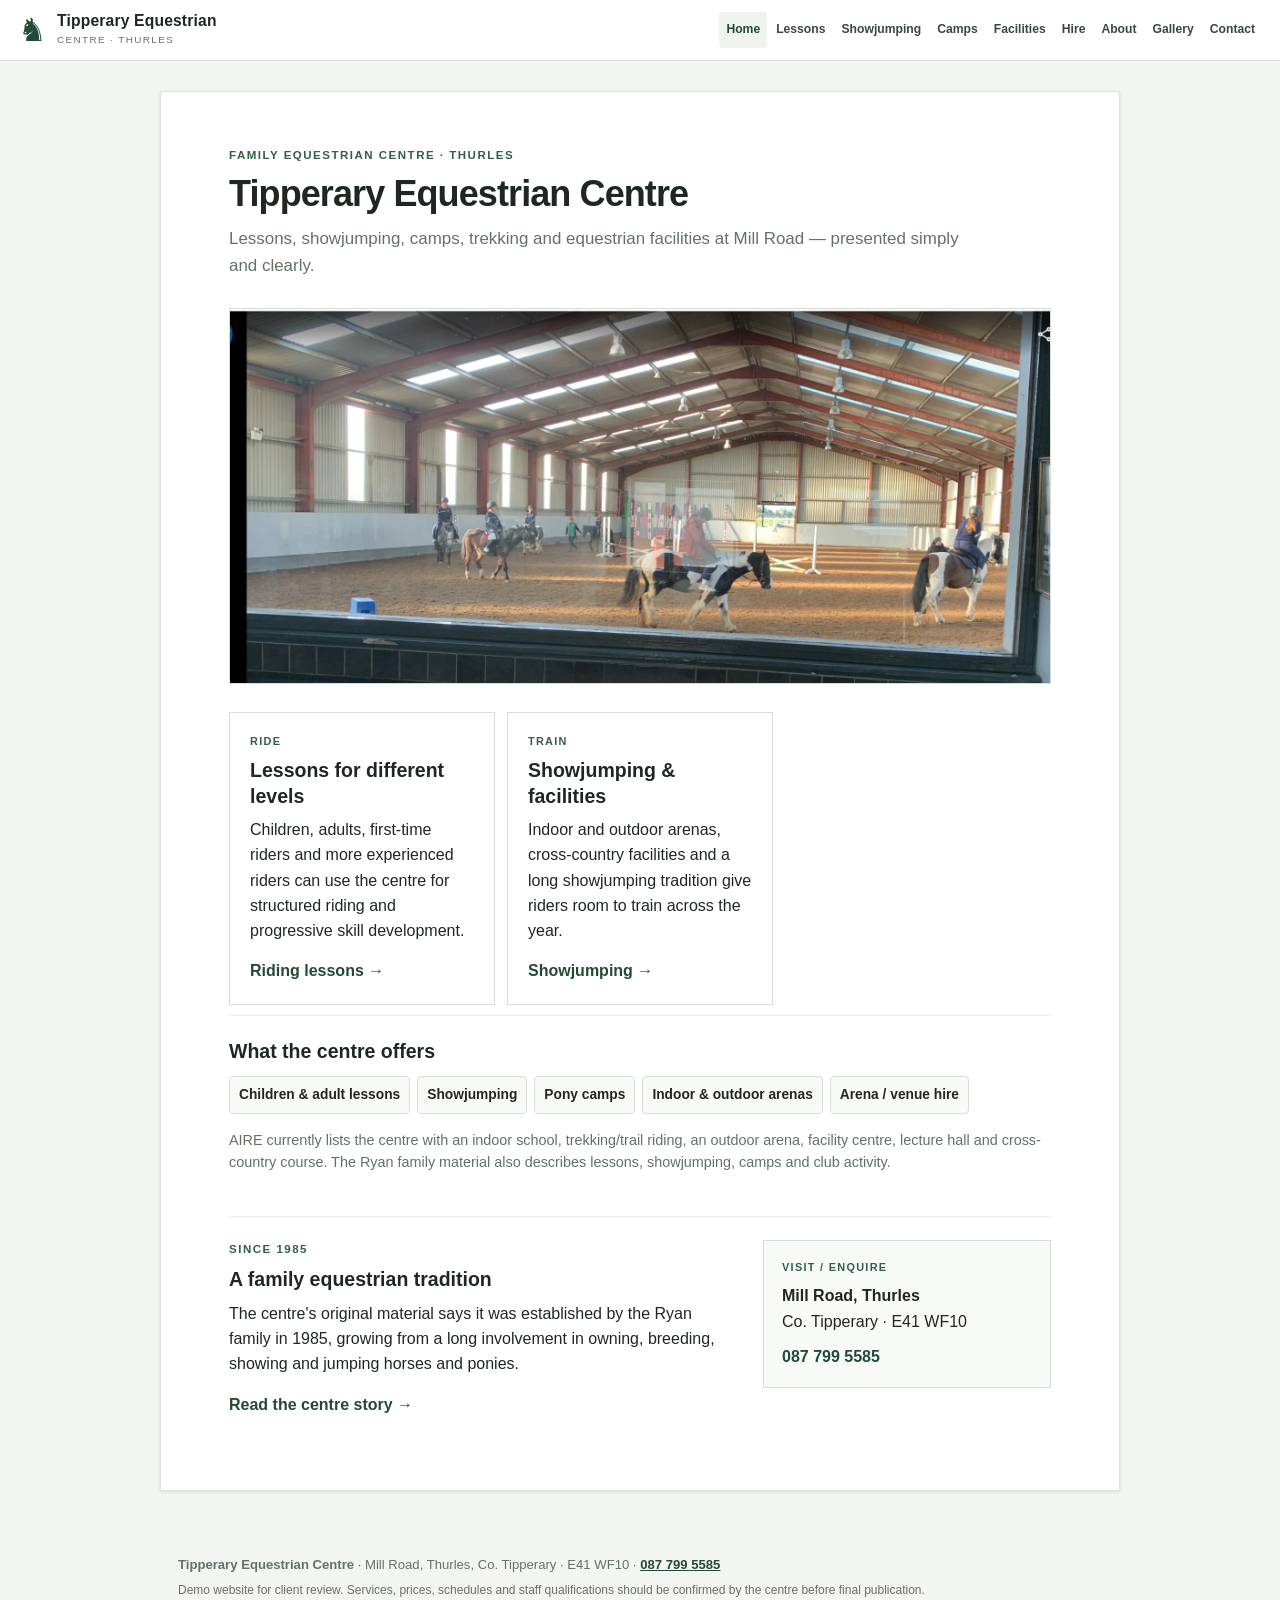
<file: index.html>
<!doctype html>
<html lang="en">
<head>
  <meta charset="utf-8">
  <meta name="viewport" content="width=device-width, initial-scale=1">
  <meta name="description" content="Tipperary Equestrian Centre in Thurles — riding lessons, showjumping, camps, facilities and arena hire.">
  <title>Tipperary Equestrian Centre</title>
  <link rel="stylesheet" href="styles.css?v=8">
  <script defer src="app.js?v=8"></script>
</head>
<body>
<header class="topbar">
  <a class="brand" href="index.html" aria-label="Tipperary Equestrian Centre home"><span class="mark" aria-hidden="true">♞</span><span><strong>Tipperary Equestrian</strong><small>CENTRE · THURLES</small></span></a>
  <button class="menu-button" type="button" aria-expanded="false" aria-controls="main-nav">Menu</button>
  <nav class="topnav" id="main-nav" aria-label="Main navigation">
    <a class="active" href="index.html">Home</a><a href="lessons.html">Lessons</a><a href="showjumping.html">Showjumping</a><a href="camps.html">Camps</a><a href="facilities.html">Facilities</a><a href="arena.html">Hire</a><a href="about.html">About</a><a href="gallery.html">Gallery</a><a href="tel:+353877995585">Contact</a>
  </nav>
</header>
<main class="page-stage"><article class="paper">
  <p class="kicker">FAMILY EQUESTRIAN CENTRE · THURLES</p>
  <h1>Tipperary Equestrian Centre</h1>
  <p class="intro">Lessons, showjumping, camps, trekking and equestrian facilities at Mill Road — presented simply and clearly.</p>
  <figure class="hero-photo"><img src="assets/arena-original.webp" alt="Indoor arena at Tipperary Equestrian Centre during a riding session"></figure>
  <div class="home-grid">
    <section class="card"><span class="eyebrow">Ride</span><h2>Lessons for different levels</h2><p>Children, adults, first-time riders and more experienced riders can use the centre for structured riding and progressive skill development.</p><a class="text-link" href="lessons.html">Riding lessons →</a></section>
    <section class="card"><span class="eyebrow">Train</span><h2>Showjumping & facilities</h2><p>Indoor and outdoor arenas, cross-country facilities and a long showjumping tradition give riders room to train across the year.</p><a class="text-link" href="showjumping.html">Showjumping →</a></section>
  </div>
  <section class="answer-section"><h2>What the centre offers</h2><div class="chips"><a href="lessons.html">Children & adult lessons</a><a href="showjumping.html">Showjumping</a><a href="camps.html">Pony camps</a><a href="facilities.html">Indoor & outdoor arenas</a><a href="arena.html">Arena / venue hire</a></div><p class="muted">AIRE currently lists the centre with an indoor school, trekking/trail riding, an outdoor arena, facility centre, lecture hall and cross-country course. The Ryan family material also describes lessons, showjumping, camps and club activity.</p></section>
  <section class="answer-section two-col"><div><p class="kicker">SINCE 1985</p><h2>A family equestrian tradition</h2><p>The centre's original material says it was established by the Ryan family in 1985, growing from a long involvement in owning, breeding, showing and jumping horses and ponies.</p><a class="text-link" href="about.html">Read the centre story →</a></div><div class="contact-box"><small>VISIT / ENQUIRE</small><strong>Mill Road, Thurles</strong><span>Co. Tipperary · E41 WF10</span><a href="tel:+353877995585">087 799 5585</a></div></section>
</article></main>
<footer class="footer"><div><strong>Tipperary Equestrian Centre</strong> · Mill Road, Thurles, Co. Tipperary · E41 WF10 · <a href="tel:+353877995585">087 799 5585</a></div><div class="footer-note">Demo website for client review. Services, prices, schedules and staff qualifications should be confirmed by the centre before final publication.</div></footer>
</body></html>
</file>
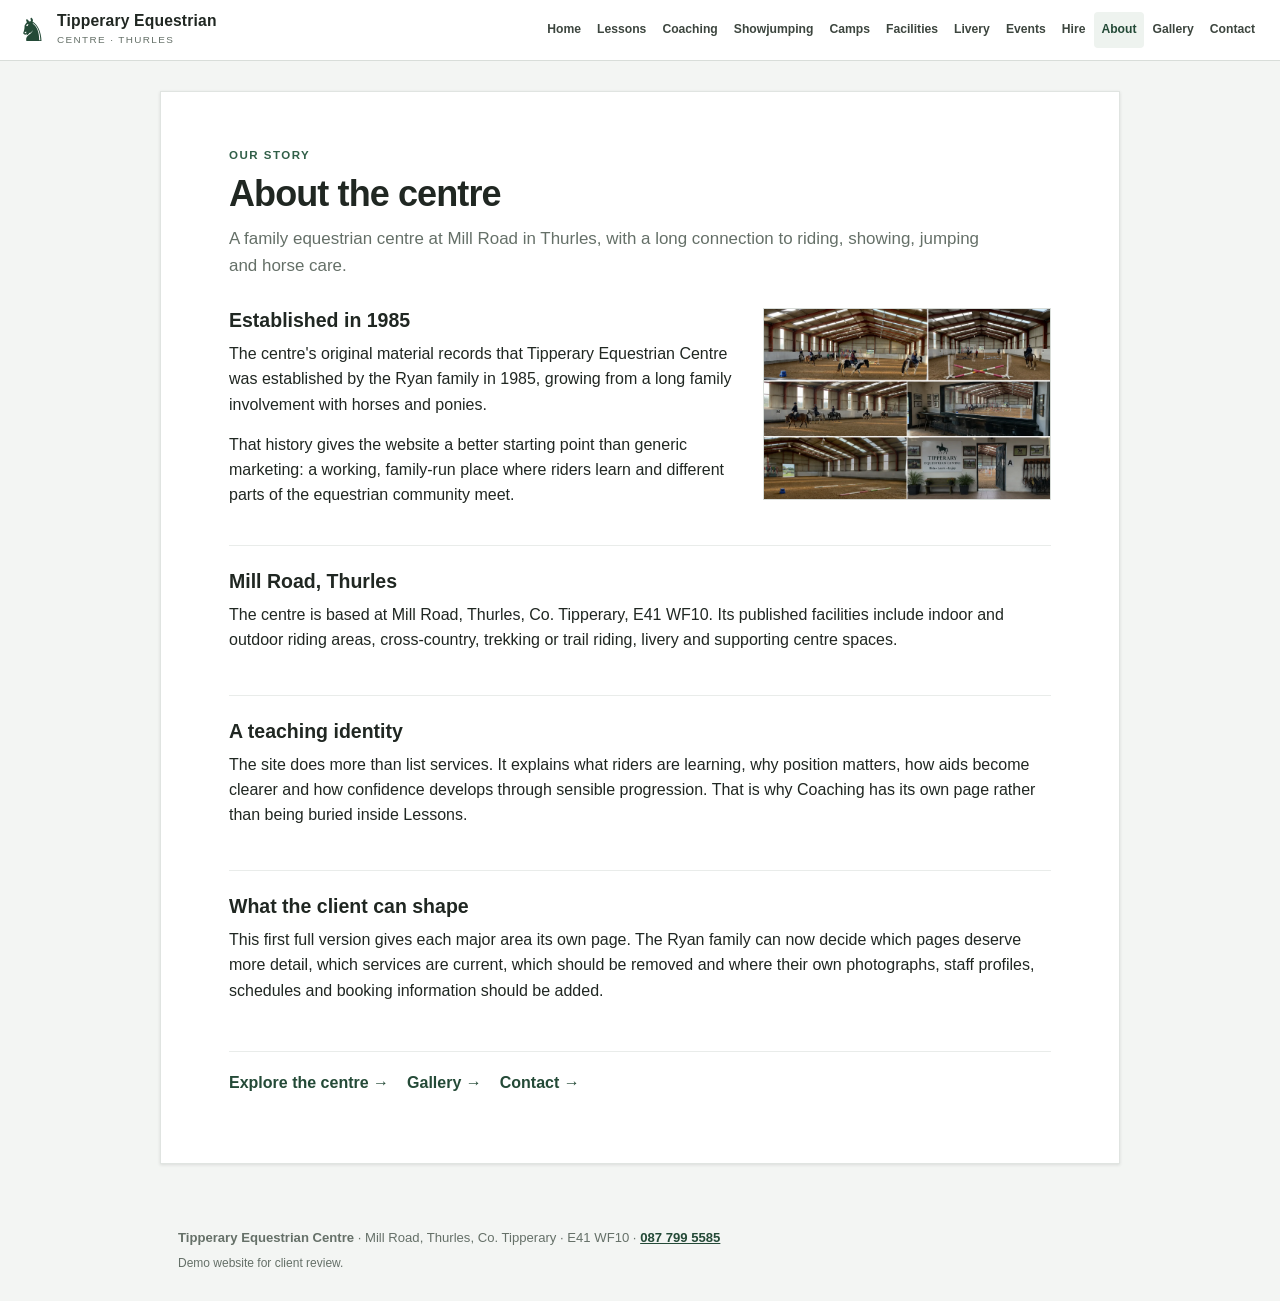
<file: about.html>
<!doctype html><html lang="en"><head><meta charset="utf-8"><meta name="viewport" content="width=device-width,initial-scale=1"><title>About | Tipperary Equestrian Centre</title><link rel="stylesheet" href="styles.css?v=8"><script defer src="app.js?v=8"></script></head><body><header class="topbar"><a class="brand" href="index.html"><span class="mark">♞</span><span><strong>Tipperary Equestrian</strong><small>CENTRE · THURLES</small></span></a><button class="menu-button" type="button" aria-expanded="false" aria-controls="main-nav">Menu</button><nav class="topnav" id="main-nav"><a href="index.html">Home</a><a href="lessons.html">Lessons</a><a href="education.html">Coaching</a><a href="showjumping.html">Showjumping</a><a href="camps.html">Camps</a><a href="facilities.html">Facilities</a><a href="horse-care.html">Livery</a><a href="calendar.html">Events</a><a href="arena.html">Hire</a><a class="active" href="about.html">About</a><a href="gallery.html">Gallery</a><a href="contact.html">Contact</a></nav></header><main class="page-stage"><article class="paper"><p class="kicker">OUR STORY</p><h1>About the centre</h1><p class="intro">A family equestrian centre at Mill Road in Thurles, with a long connection to riding, showing, jumping and horse care.</p><section class="two-col story"><div><h2>Established in 1985</h2><p>The centre's original material records that Tipperary Equestrian Centre was established by the Ryan family in 1985, growing from a long family involvement with horses and ponies.</p><p>That history gives the website a better starting point than generic marketing: a working, family-run place where riders learn and different parts of the equestrian community meet.</p></div><figure class="side-photo"><img src="assets/arena-collage.webp" alt="Views of Tipperary Equestrian Centre"></figure></section><section class="answer-section"><h2>Mill Road, Thurles</h2><p>The centre is based at Mill Road, Thurles, Co. Tipperary, E41 WF10. Its published facilities include indoor and outdoor riding areas, cross-country, trekking or trail riding, livery and supporting centre spaces.</p></section><section class="answer-section"><h2>A teaching identity</h2><p>The site does more than list services. It explains what riders are learning, why position matters, how aids become clearer and how confidence develops through sensible progression. That is why Coaching has its own page rather than being buried inside Lessons.</p></section><section class="answer-section"><h2>What the client can shape</h2><p>This first full version gives each major area its own page. The Ryan family can now decide which pages deserve more detail, which services are current, which should be removed and where their own photographs, staff profiles, schedules and booking information should be added.</p></section><div class="next-links"><a href="facilities.html">Explore the centre →</a><a href="gallery.html">Gallery →</a><a href="contact.html">Contact →</a></div></article></main><footer class="footer"><div><strong>Tipperary Equestrian Centre</strong> · Mill Road, Thurles, Co. Tipperary · E41 WF10 · <a href="tel:+353877995585">087 799 5585</a></div><div class="footer-note">Demo website for client review.</div></footer></body></html>
</file>
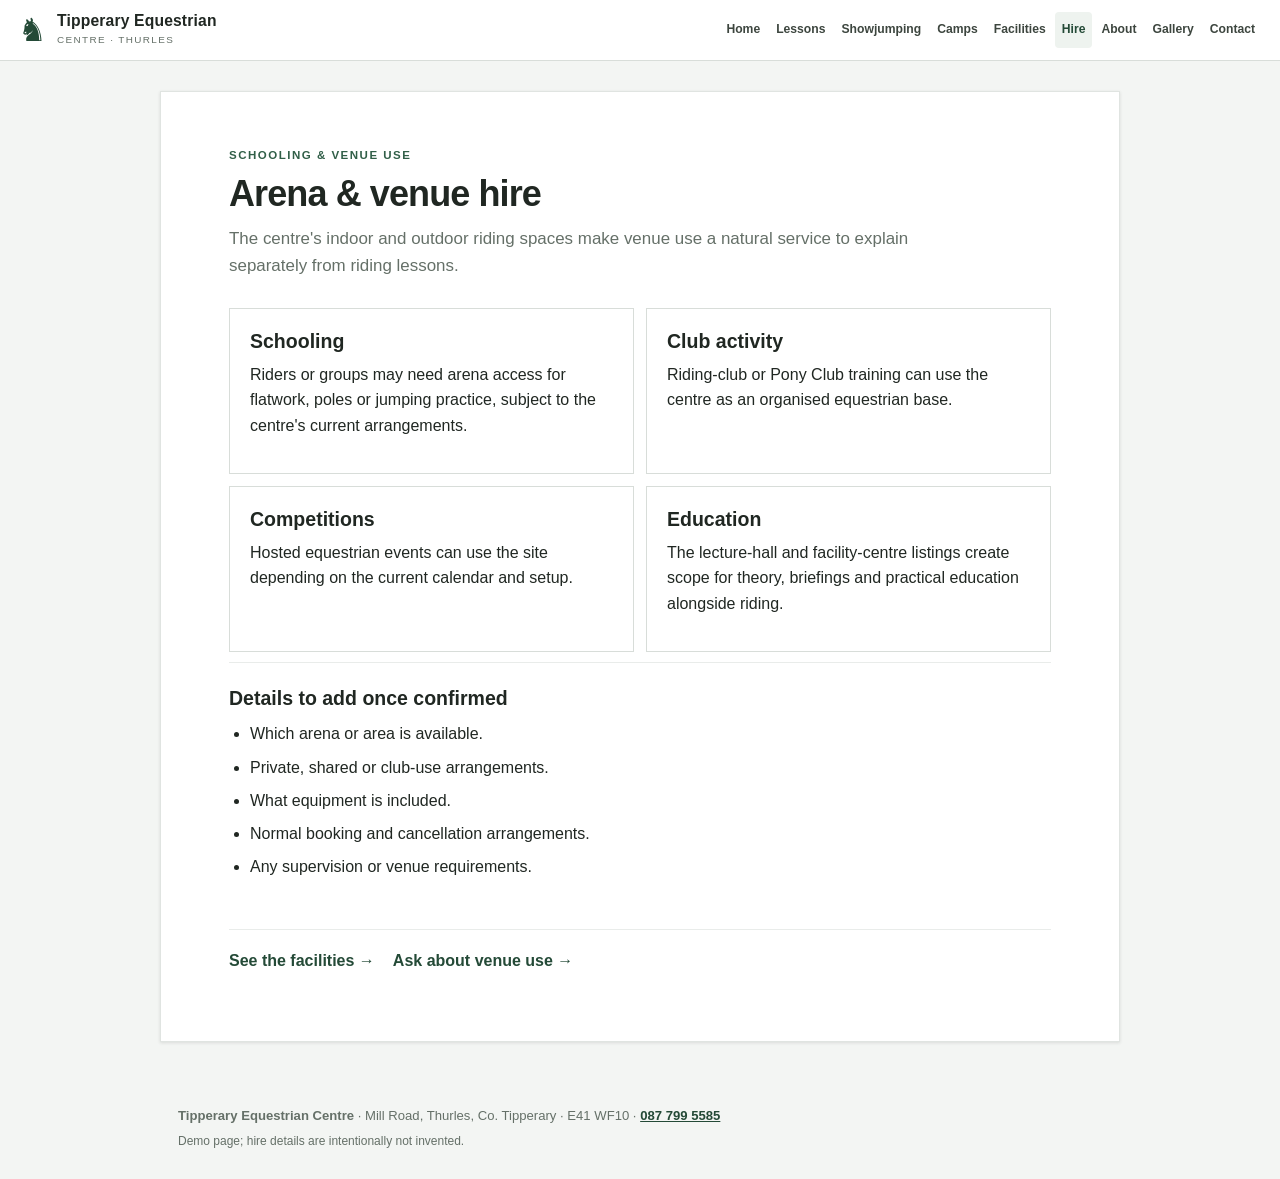
<file: arena.html>
<!doctype html><html lang="en"><head><meta charset="utf-8"><meta name="viewport" content="width=device-width,initial-scale=1"><title>Arena Hire | Tipperary Equestrian Centre</title><link rel="stylesheet" href="styles.css?v=8"><script defer src="app.js?v=8"></script></head><body><header class="topbar"><a class="brand" href="index.html"><span class="mark">♞</span><span><strong>Tipperary Equestrian</strong><small>CENTRE · THURLES</small></span></a><button class="menu-button" type="button" aria-expanded="false" aria-controls="main-nav">Menu</button><nav class="topnav" id="main-nav"><a href="index.html">Home</a><a href="lessons.html">Lessons</a><a href="showjumping.html">Showjumping</a><a href="camps.html">Camps</a><a href="facilities.html">Facilities</a><a class="active" href="arena.html">Hire</a><a href="about.html">About</a><a href="gallery.html">Gallery</a><a href="tel:+353877995585">Contact</a></nav></header><main class="page-stage"><article class="paper"><p class="kicker">SCHOOLING & VENUE USE</p><h1>Arena & venue hire</h1><p class="intro">The centre's indoor and outdoor riding spaces make venue use a natural service to explain separately from riding lessons.</p><div class="feature-grid"><article><h2>Schooling</h2><p>Riders or groups may need arena access for flatwork, poles or jumping practice, subject to the centre's current arrangements.</p></article><article><h2>Club activity</h2><p>Riding-club or Pony Club training can use the centre as an organised equestrian base.</p></article><article><h2>Competitions</h2><p>Hosted equestrian events can use the site depending on the current calendar and setup.</p></article><article><h2>Education</h2><p>The lecture-hall and facility-centre listings create scope for theory, briefings and practical education alongside riding.</p></article></div><section class="answer-section"><h2>Details to add once confirmed</h2><ul class="clean-list"><li>Which arena or area is available.</li><li>Private, shared or club-use arrangements.</li><li>What equipment is included.</li><li>Normal booking and cancellation arrangements.</li><li>Any supervision or venue requirements.</li></ul></section><div class="next-links"><a href="facilities.html">See the facilities →</a><a href="tel:+353877995585">Ask about venue use →</a></div></article></main><footer class="footer"><div><strong>Tipperary Equestrian Centre</strong> · Mill Road, Thurles, Co. Tipperary · E41 WF10 · <a href="tel:+353877995585">087 799 5585</a></div><div class="footer-note">Demo page; hire details are intentionally not invented.</div></footer></body></html>
</file>
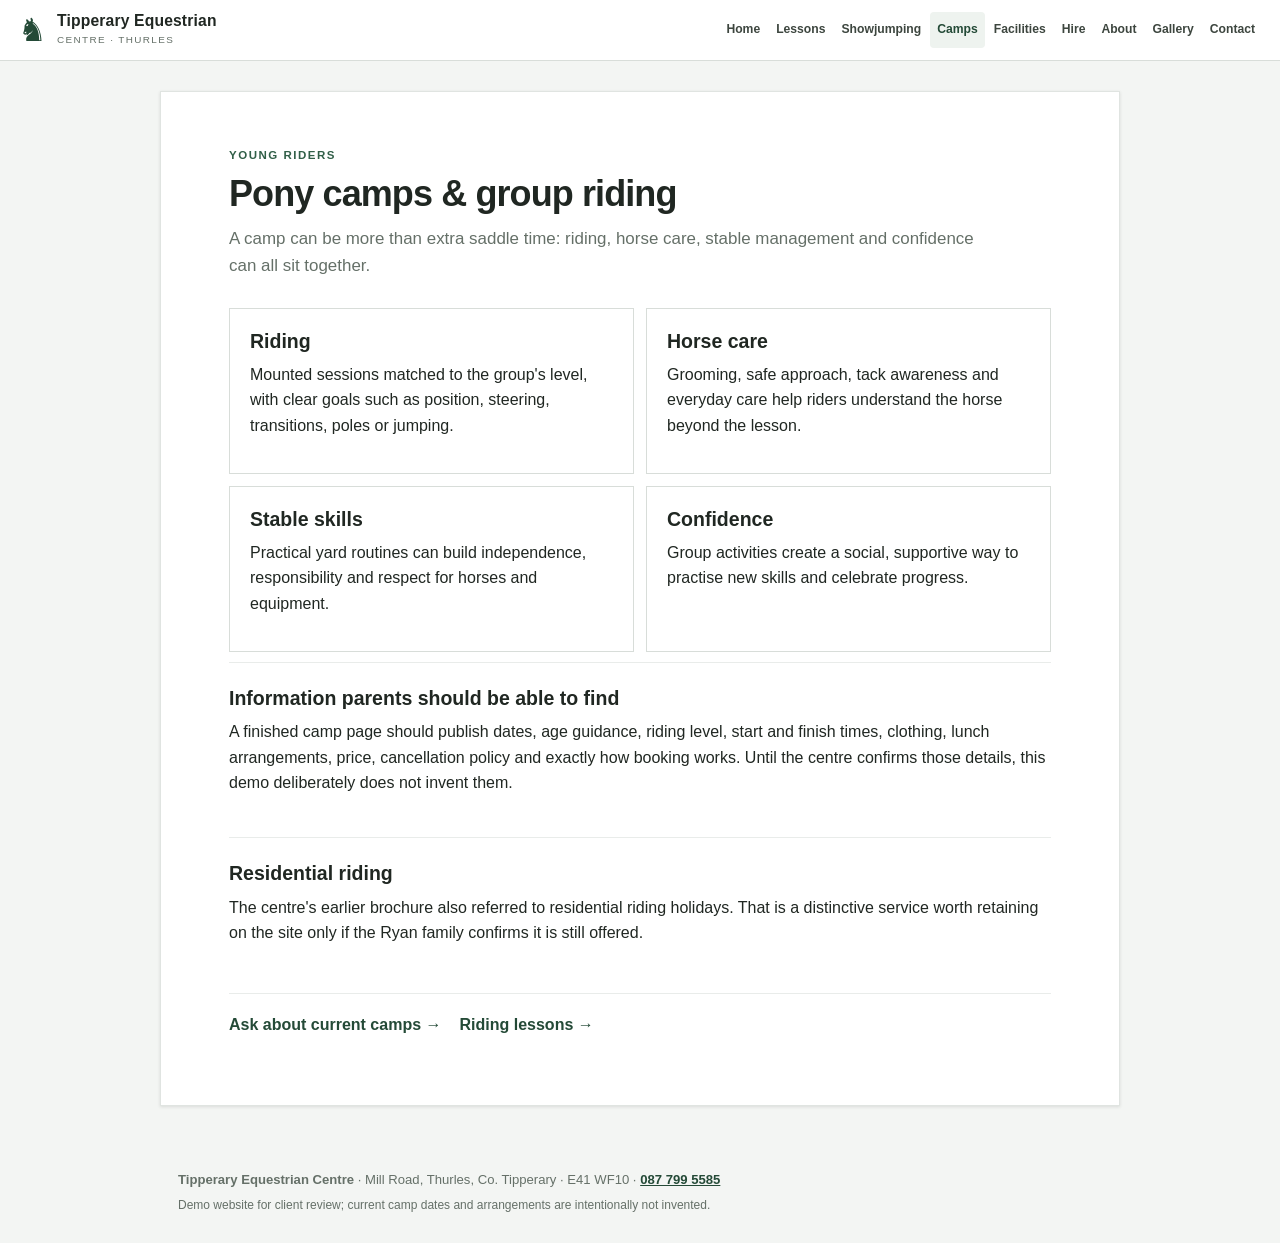
<file: camps.html>
<!doctype html><html lang="en"><head><meta charset="utf-8"><meta name="viewport" content="width=device-width,initial-scale=1"><title>Camps | Tipperary Equestrian Centre</title><link rel="stylesheet" href="styles.css?v=8"><script defer src="app.js?v=8"></script></head><body><header class="topbar"><a class="brand" href="index.html"><span class="mark">♞</span><span><strong>Tipperary Equestrian</strong><small>CENTRE · THURLES</small></span></a><button class="menu-button" type="button" aria-expanded="false" aria-controls="main-nav">Menu</button><nav class="topnav" id="main-nav"><a href="index.html">Home</a><a href="lessons.html">Lessons</a><a href="showjumping.html">Showjumping</a><a class="active" href="camps.html">Camps</a><a href="facilities.html">Facilities</a><a href="arena.html">Hire</a><a href="about.html">About</a><a href="gallery.html">Gallery</a><a href="tel:+353877995585">Contact</a></nav></header><main class="page-stage"><article class="paper"><p class="kicker">YOUNG RIDERS</p><h1>Pony camps & group riding</h1><p class="intro">A camp can be more than extra saddle time: riding, horse care, stable management and confidence can all sit together.</p><div class="feature-grid"><article><h2>Riding</h2><p>Mounted sessions matched to the group's level, with clear goals such as position, steering, transitions, poles or jumping.</p></article><article><h2>Horse care</h2><p>Grooming, safe approach, tack awareness and everyday care help riders understand the horse beyond the lesson.</p></article><article><h2>Stable skills</h2><p>Practical yard routines can build independence, responsibility and respect for horses and equipment.</p></article><article><h2>Confidence</h2><p>Group activities create a social, supportive way to practise new skills and celebrate progress.</p></article></div><section class="answer-section"><h2>Information parents should be able to find</h2><p>A finished camp page should publish dates, age guidance, riding level, start and finish times, clothing, lunch arrangements, price, cancellation policy and exactly how booking works. Until the centre confirms those details, this demo deliberately does not invent them.</p></section><section class="answer-section"><h2>Residential riding</h2><p>The centre's earlier brochure also referred to residential riding holidays. That is a distinctive service worth retaining on the site only if the Ryan family confirms it is still offered.</p></section><div class="next-links"><a href="tel:+353877995585">Ask about current camps →</a><a href="lessons.html">Riding lessons →</a></div></article></main><footer class="footer"><div><strong>Tipperary Equestrian Centre</strong> · Mill Road, Thurles, Co. Tipperary · E41 WF10 · <a href="tel:+353877995585">087 799 5585</a></div><div class="footer-note">Demo website for client review; current camp dates and arrangements are intentionally not invented.</div></footer></body></html>
</file>
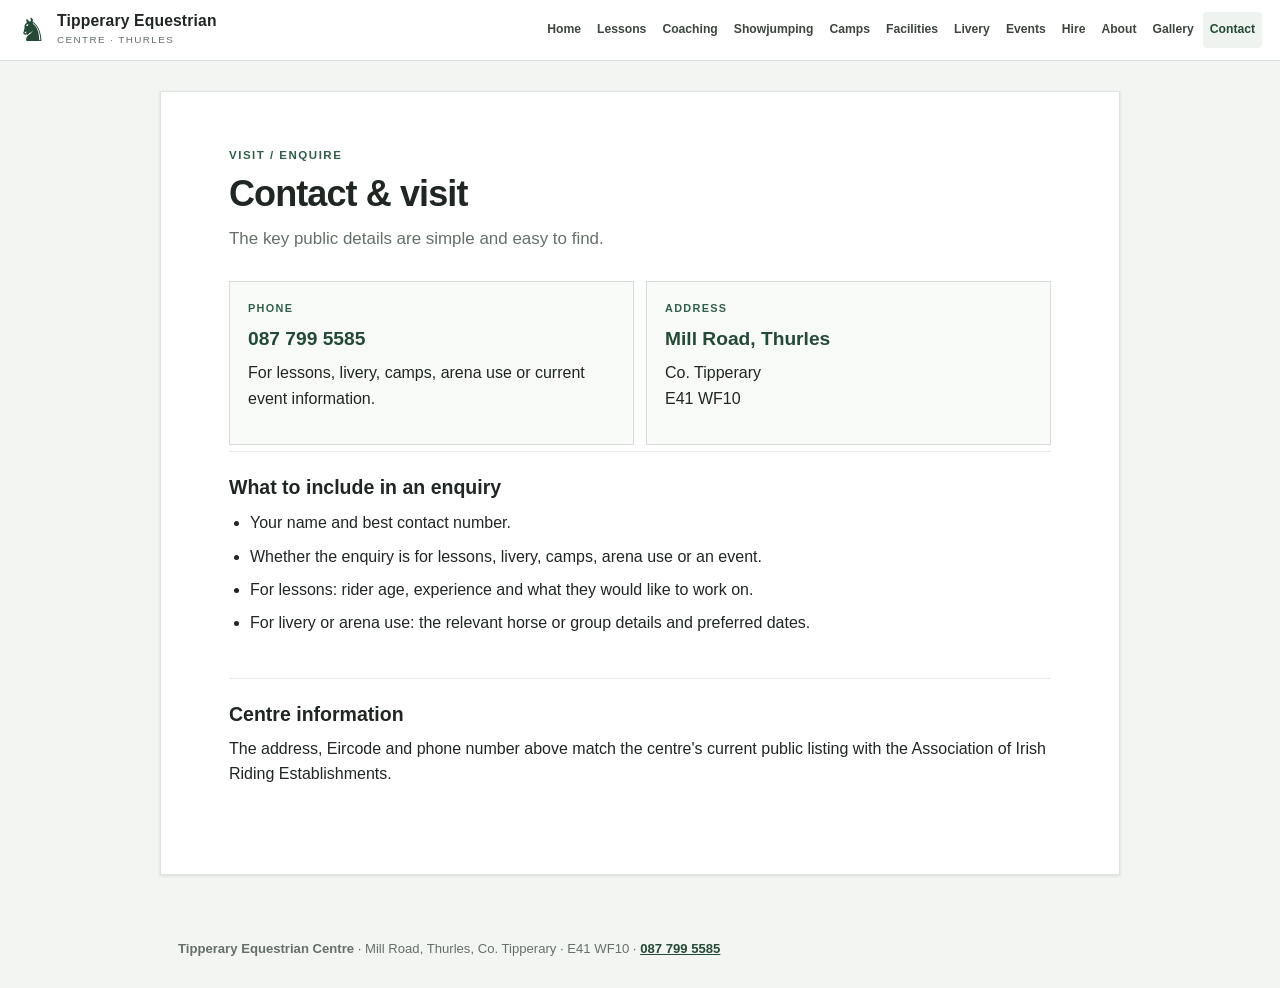
<file: contact.html>
<!doctype html><html lang="en"><head><meta charset="utf-8"><meta name="viewport" content="width=device-width,initial-scale=1"><title>Contact | Tipperary Equestrian Centre</title><link rel="stylesheet" href="styles.css?v=8"><script defer src="app.js?v=8"></script></head><body><header class="topbar"><a class="brand" href="index.html"><span class="mark">♞</span><span><strong>Tipperary Equestrian</strong><small>CENTRE · THURLES</small></span></a><button class="menu-button" type="button" aria-expanded="false" aria-controls="main-nav">Menu</button><nav class="topnav" id="main-nav"><a href="index.html">Home</a><a href="lessons.html">Lessons</a><a href="education.html">Coaching</a><a href="showjumping.html">Showjumping</a><a href="camps.html">Camps</a><a href="facilities.html">Facilities</a><a href="horse-care.html">Livery</a><a href="calendar.html">Events</a><a href="arena.html">Hire</a><a href="about.html">About</a><a href="gallery.html">Gallery</a><a class="active" href="contact.html">Contact</a></nav></header><main class="page-stage"><article class="paper"><p class="kicker">VISIT / ENQUIRE</p><h1>Contact & visit</h1><p class="intro">The key public details are simple and easy to find.</p><div class="contact-grid"><section class="contact-card"><small>PHONE</small><a class="big-contact" href="tel:+353877995585">087 799 5585</a><p>For lessons, livery, camps, arena use or current event information.</p></section><section class="contact-card"><small>ADDRESS</small><strong class="big-contact">Mill Road, Thurles</strong><p>Co. Tipperary<br>E41 WF10</p></section></div><section class="answer-section"><h2>What to include in an enquiry</h2><ul class="clean-list"><li>Your name and best contact number.</li><li>Whether the enquiry is for lessons, livery, camps, arena use or an event.</li><li>For lessons: rider age, experience and what they would like to work on.</li><li>For livery or arena use: the relevant horse or group details and preferred dates.</li></ul></section><section class="answer-section"><h2>Centre information</h2><p>The address, Eircode and phone number above match the centre's current public listing with the Association of Irish Riding Establishments.</p></section></article></main><footer class="footer"><div><strong>Tipperary Equestrian Centre</strong> · Mill Road, Thurles, Co. Tipperary · E41 WF10 · <a href="tel:+353877995585">087 799 5585</a></div></footer></body></html>
</file>
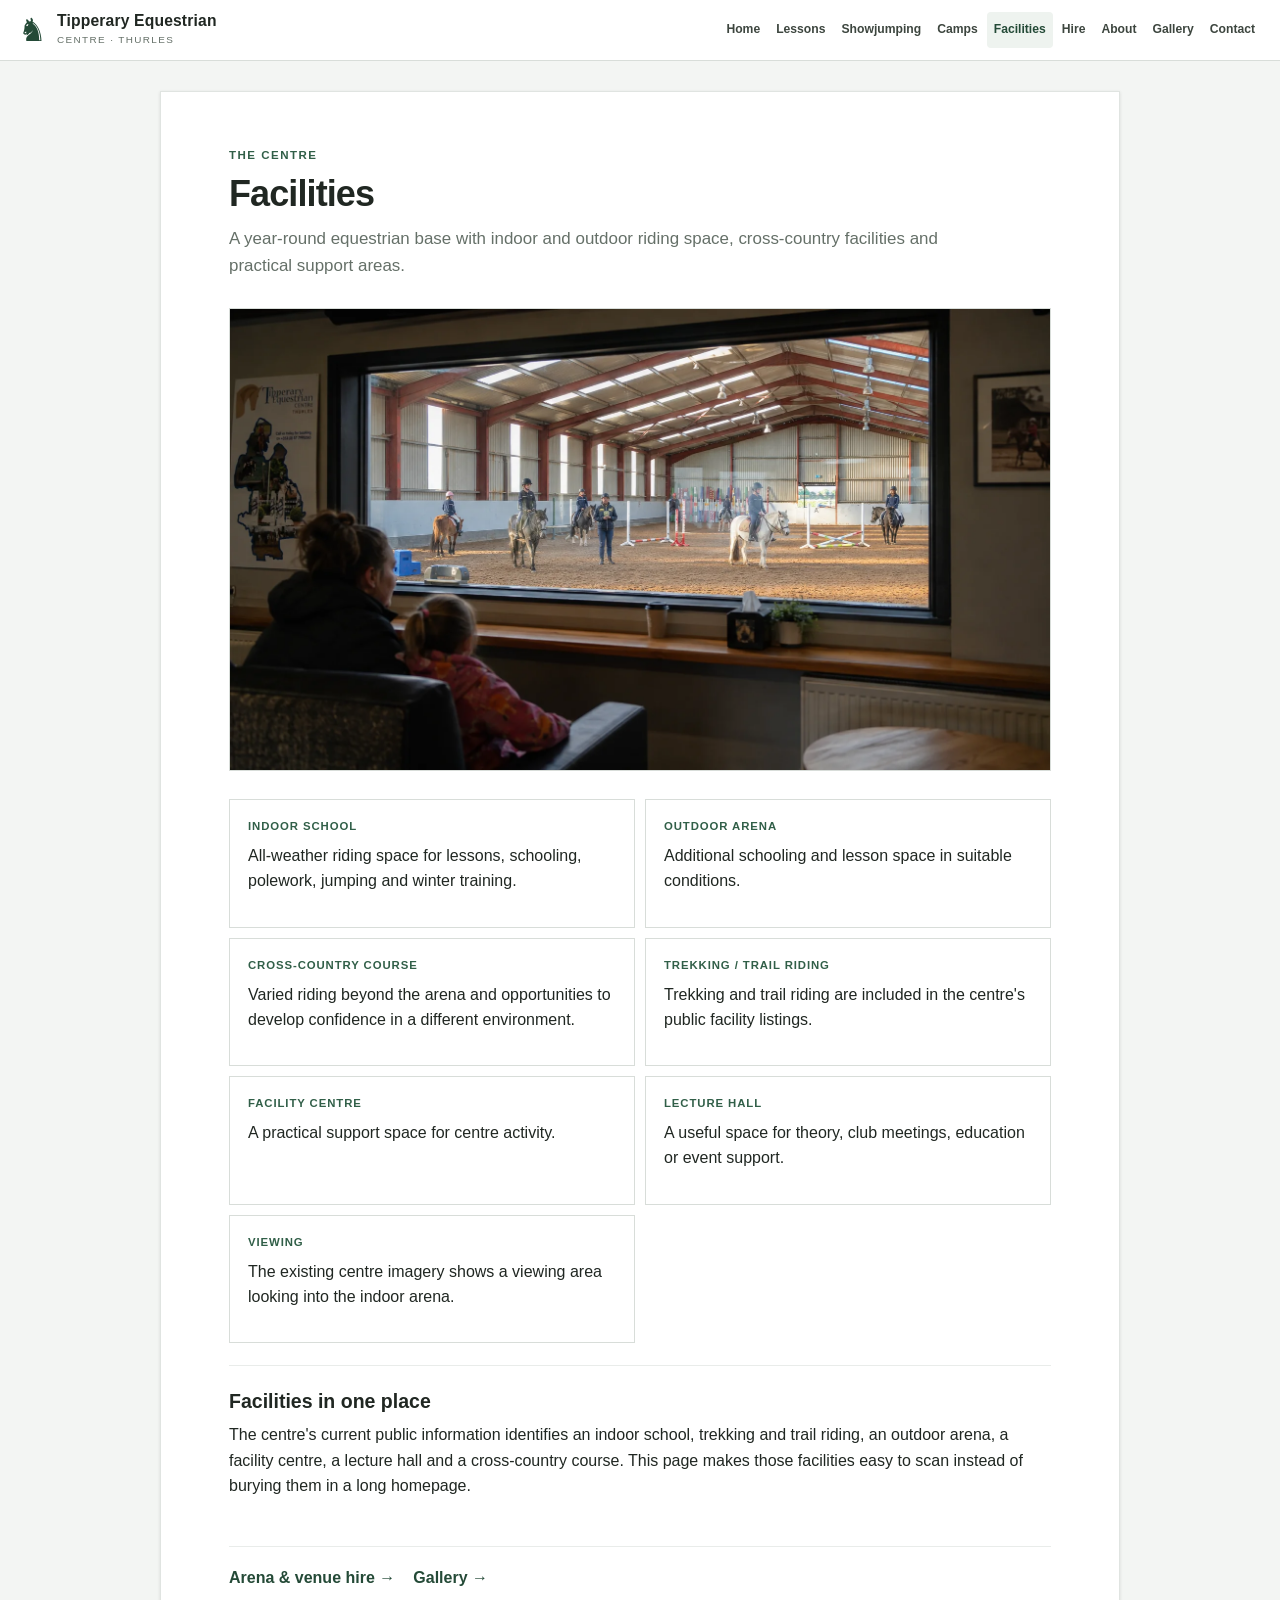
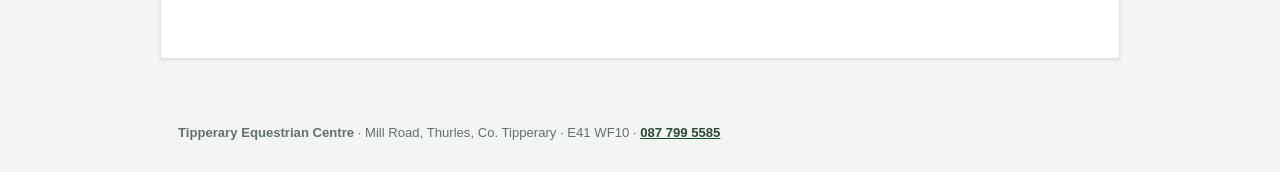
<file: facilities.html>
<!doctype html><html lang="en"><head><meta charset="utf-8"><meta name="viewport" content="width=device-width,initial-scale=1"><title>Facilities | Tipperary Equestrian Centre</title><link rel="stylesheet" href="styles.css?v=8"><script defer src="app.js?v=8"></script></head><body><header class="topbar"><a class="brand" href="index.html"><span class="mark">♞</span><span><strong>Tipperary Equestrian</strong><small>CENTRE · THURLES</small></span></a><button class="menu-button" type="button" aria-expanded="false" aria-controls="main-nav">Menu</button><nav class="topnav" id="main-nav"><a href="index.html">Home</a><a href="lessons.html">Lessons</a><a href="showjumping.html">Showjumping</a><a href="camps.html">Camps</a><a class="active" href="facilities.html">Facilities</a><a href="arena.html">Hire</a><a href="about.html">About</a><a href="gallery.html">Gallery</a><a href="tel:+353877995585">Contact</a></nav></header><main class="page-stage"><article class="paper"><p class="kicker">THE CENTRE</p><h1>Facilities</h1><p class="intro">A year-round equestrian base with indoor and outdoor riding space, cross-country facilities and practical support areas.</p><figure class="wide-photo"><img src="assets/viewing-gallery.webp" alt="Viewing area looking into the indoor arena"></figure><div class="facility-grid"><article><span>Indoor school</span><p>All-weather riding space for lessons, schooling, polework, jumping and winter training.</p></article><article><span>Outdoor arena</span><p>Additional schooling and lesson space in suitable conditions.</p></article><article><span>Cross-country course</span><p>Varied riding beyond the arena and opportunities to develop confidence in a different environment.</p></article><article><span>Trekking / trail riding</span><p>Trekking and trail riding are included in the centre's public facility listings.</p></article><article><span>Facility centre</span><p>A practical support space for centre activity.</p></article><article><span>Lecture hall</span><p>A useful space for theory, club meetings, education or event support.</p></article><article><span>Viewing</span><p>The existing centre imagery shows a viewing area looking into the indoor arena.</p></article></div><section class="answer-section"><h2>Facilities in one place</h2><p>The centre's current public information identifies an indoor school, trekking and trail riding, an outdoor arena, a facility centre, a lecture hall and a cross-country course. This page makes those facilities easy to scan instead of burying them in a long homepage.</p></section><div class="next-links"><a href="arena.html">Arena & venue hire →</a><a href="gallery.html">Gallery →</a></div></article></main><footer class="footer"><div><strong>Tipperary Equestrian Centre</strong> · Mill Road, Thurles, Co. Tipperary · E41 WF10 · <a href="tel:+353877995585">087 799 5585</a></div></footer></body></html>
</file>
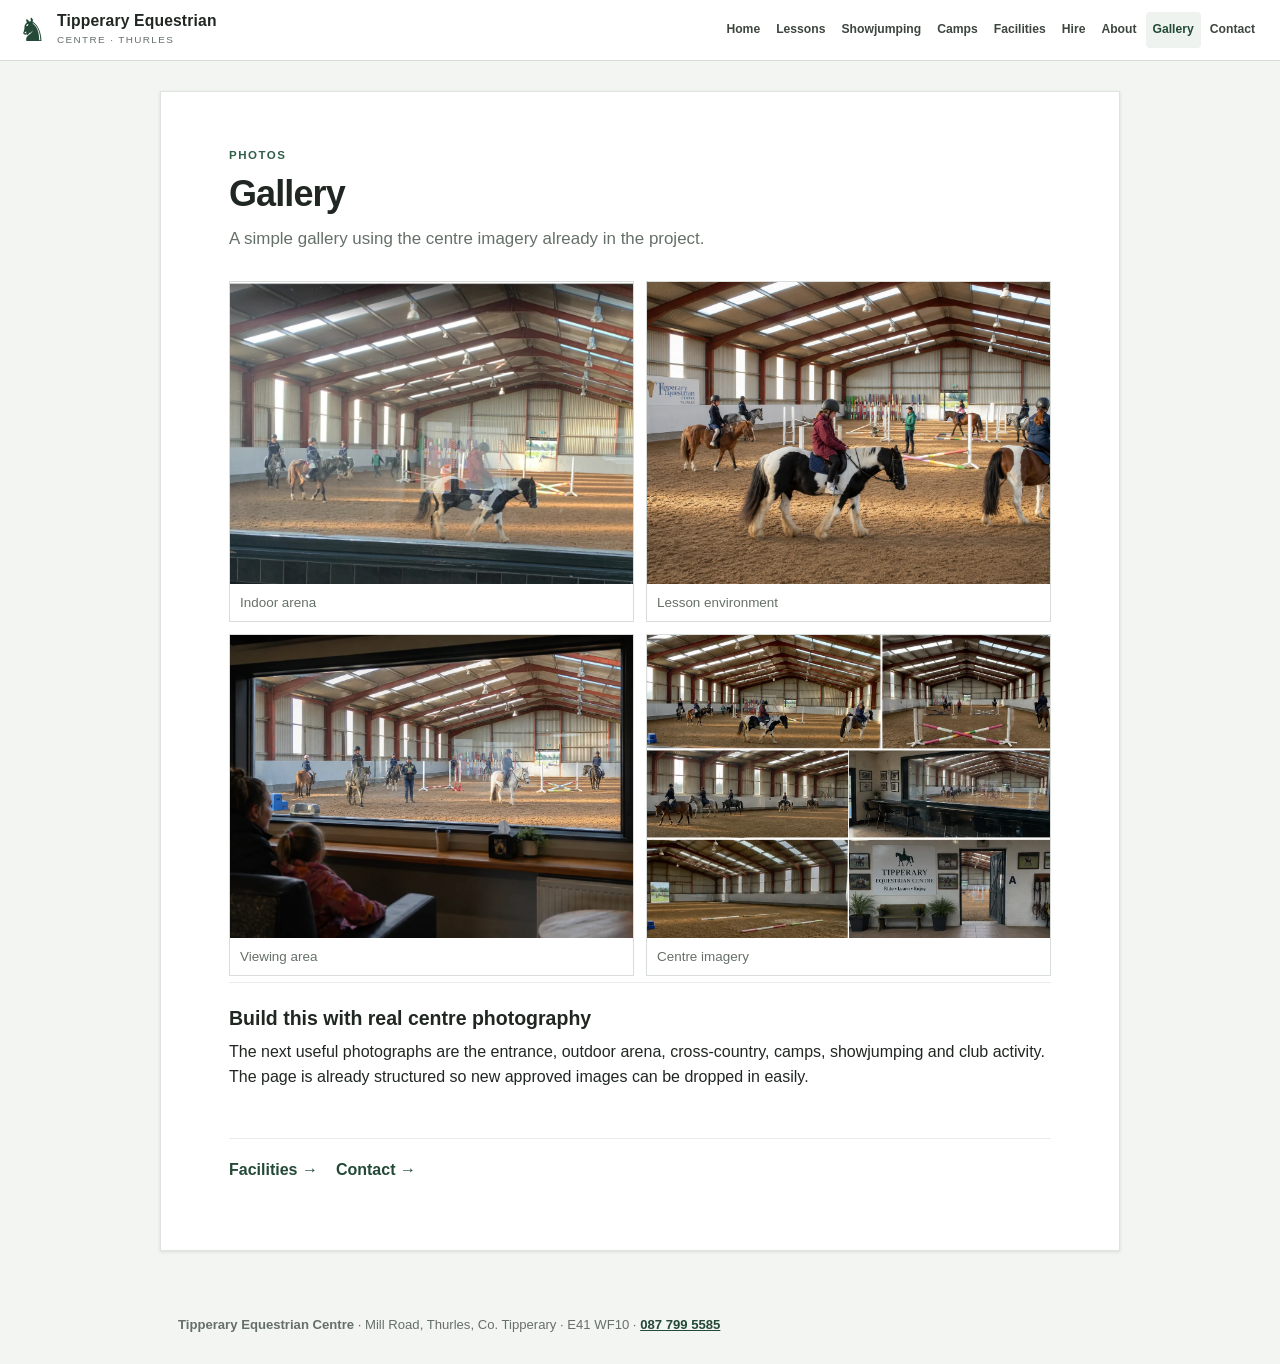
<file: gallery.html>
<!doctype html><html lang="en"><head><meta charset="utf-8"><meta name="viewport" content="width=device-width,initial-scale=1"><title>Gallery | Tipperary Equestrian Centre</title><link rel="stylesheet" href="styles.css?v=8"><script defer src="app.js?v=8"></script></head><body><header class="topbar"><a class="brand" href="index.html"><span class="mark">♞</span><span><strong>Tipperary Equestrian</strong><small>CENTRE · THURLES</small></span></a><button class="menu-button" type="button" aria-expanded="false" aria-controls="main-nav">Menu</button><nav class="topnav" id="main-nav"><a href="index.html">Home</a><a href="lessons.html">Lessons</a><a href="showjumping.html">Showjumping</a><a href="camps.html">Camps</a><a href="facilities.html">Facilities</a><a href="arena.html">Hire</a><a href="about.html">About</a><a class="active" href="gallery.html">Gallery</a><a href="tel:+353877995585">Contact</a></nav></header><main class="page-stage"><article class="paper"><p class="kicker">PHOTOS</p><h1>Gallery</h1><p class="intro">A simple gallery using the centre imagery already in the project.</p><div class="gallery-grid"><figure><img src="assets/arena-original.webp" alt="Indoor arena"><figcaption>Indoor arena</figcaption></figure><figure><img src="assets/arena-lesson.webp" alt="Riding lesson in the indoor arena"><figcaption>Lesson environment</figcaption></figure><figure><img src="assets/viewing-gallery.webp" alt="Viewing area overlooking the indoor arena"><figcaption>Viewing area</figcaption></figure><figure><img src="assets/arena-collage.webp" alt="Centre and arena imagery"><figcaption>Centre imagery</figcaption></figure></div><section class="answer-section"><h2>Build this with real centre photography</h2><p>The next useful photographs are the entrance, outdoor arena, cross-country, camps, showjumping and club activity. The page is already structured so new approved images can be dropped in easily.</p></section><div class="next-links"><a href="facilities.html">Facilities →</a><a href="tel:+353877995585">Contact →</a></div></article></main><footer class="footer"><div><strong>Tipperary Equestrian Centre</strong> · Mill Road, Thurles, Co. Tipperary · E41 WF10 · <a href="tel:+353877995585">087 799 5585</a></div></footer></body></html>
</file>
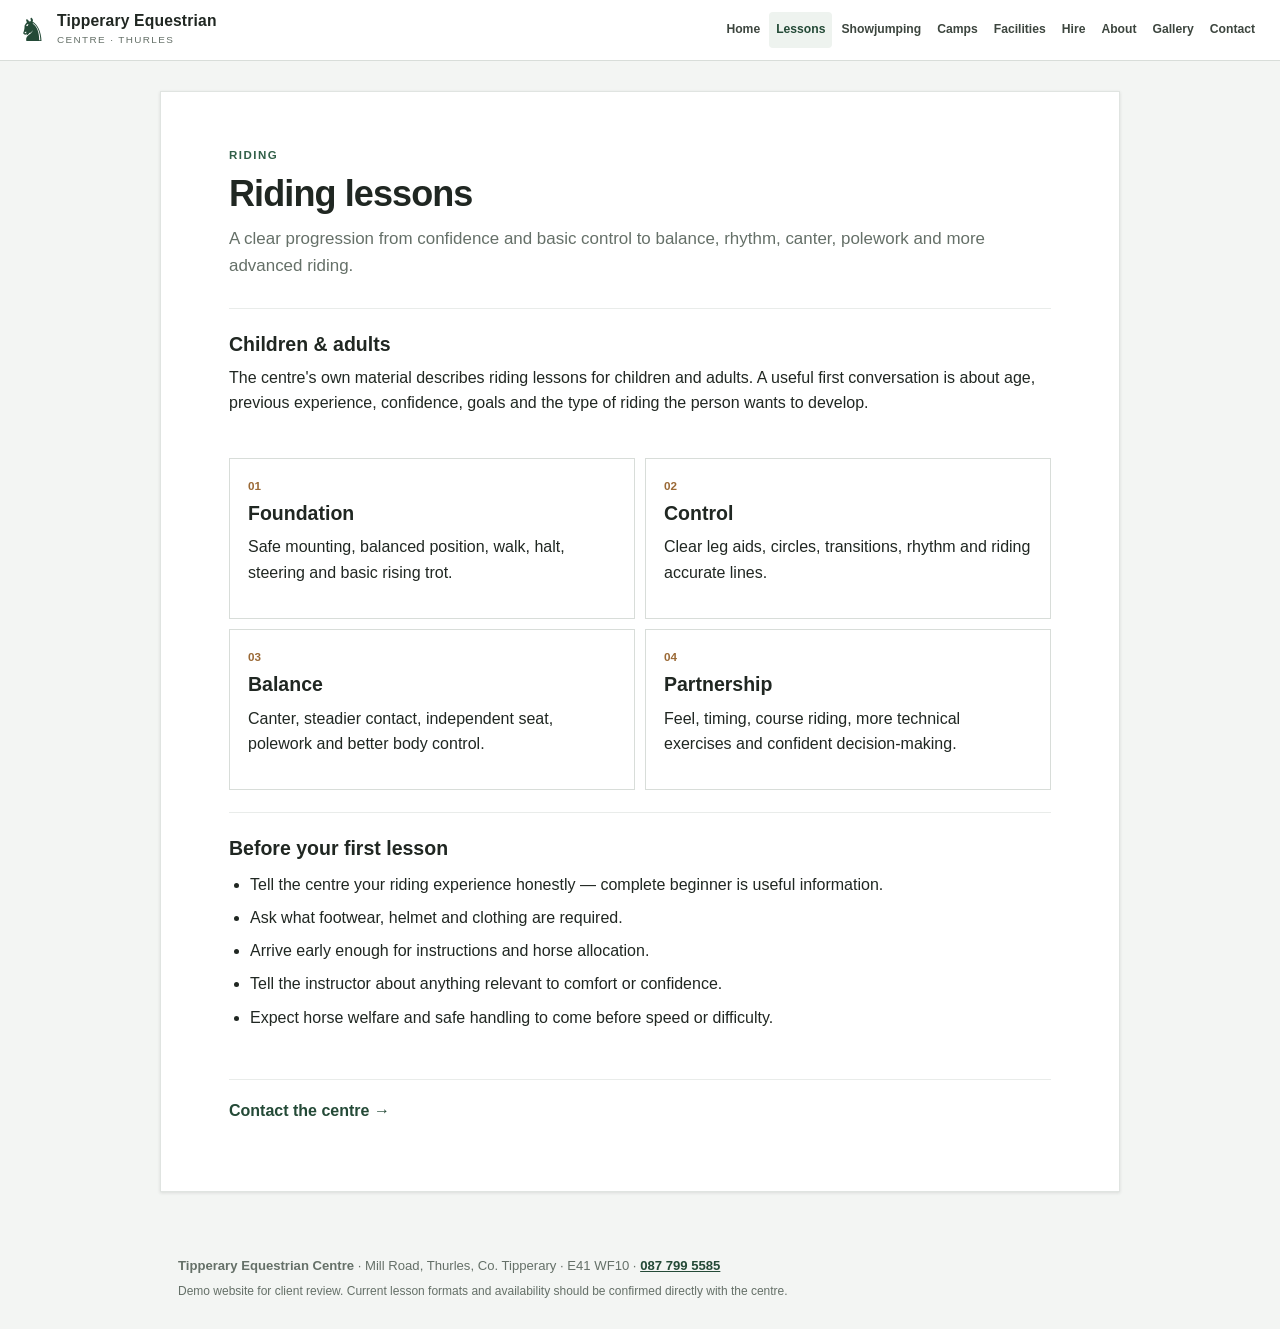
<file: lessons.html>
<!doctype html><html lang="en"><head><meta charset="utf-8"><meta name="viewport" content="width=device-width,initial-scale=1"><meta name="description" content="Riding lessons at Tipperary Equestrian Centre in Thurles."><title>Lessons | Tipperary Equestrian Centre</title><link rel="stylesheet" href="styles.css?v=8"><script defer src="app.js?v=8"></script></head><body><header class="topbar"><a class="brand" href="index.html"><span class="mark">♞</span><span><strong>Tipperary Equestrian</strong><small>CENTRE · THURLES</small></span></a><button class="menu-button" type="button" aria-expanded="false" aria-controls="main-nav">Menu</button><nav class="topnav" id="main-nav"><a href="index.html">Home</a><a class="active" href="lessons.html">Lessons</a><a href="showjumping.html">Showjumping</a><a href="camps.html">Camps</a><a href="facilities.html">Facilities</a><a href="arena.html">Hire</a><a href="about.html">About</a><a href="gallery.html">Gallery</a><a href="tel:+353877995585">Contact</a></nav></header><main class="page-stage"><article class="paper"><p class="kicker">RIDING</p><h1>Riding lessons</h1><p class="intro">A clear progression from confidence and basic control to balance, rhythm, canter, polework and more advanced riding.</p><section class="answer-section"><h2>Children & adults</h2><p>The centre's own material describes riding lessons for children and adults. A useful first conversation is about age, previous experience, confidence, goals and the type of riding the person wants to develop.</p></section><div class="step-grid"><article><b>01</b><h2>Foundation</h2><p>Safe mounting, balanced position, walk, halt, steering and basic rising trot.</p></article><article><b>02</b><h2>Control</h2><p>Clear leg aids, circles, transitions, rhythm and riding accurate lines.</p></article><article><b>03</b><h2>Balance</h2><p>Canter, steadier contact, independent seat, polework and better body control.</p></article><article><b>04</b><h2>Partnership</h2><p>Feel, timing, course riding, more technical exercises and confident decision-making.</p></article></div><section class="answer-section"><h2>Before your first lesson</h2><ul class="clean-list"><li>Tell the centre your riding experience honestly — complete beginner is useful information.</li><li>Ask what footwear, helmet and clothing are required.</li><li>Arrive early enough for instructions and horse allocation.</li><li>Tell the instructor about anything relevant to comfort or confidence.</li><li>Expect horse welfare and safe handling to come before speed or difficulty.</li></ul></section><div class="next-links"><a href="tel:+353877995585">Contact the centre →</a></div></article></main><footer class="footer"><div><strong>Tipperary Equestrian Centre</strong> · Mill Road, Thurles, Co. Tipperary · E41 WF10 · <a href="tel:+353877995585">087 799 5585</a></div><div class="footer-note">Demo website for client review. Current lesson formats and availability should be confirmed directly with the centre.</div></footer></body></html>
</file>
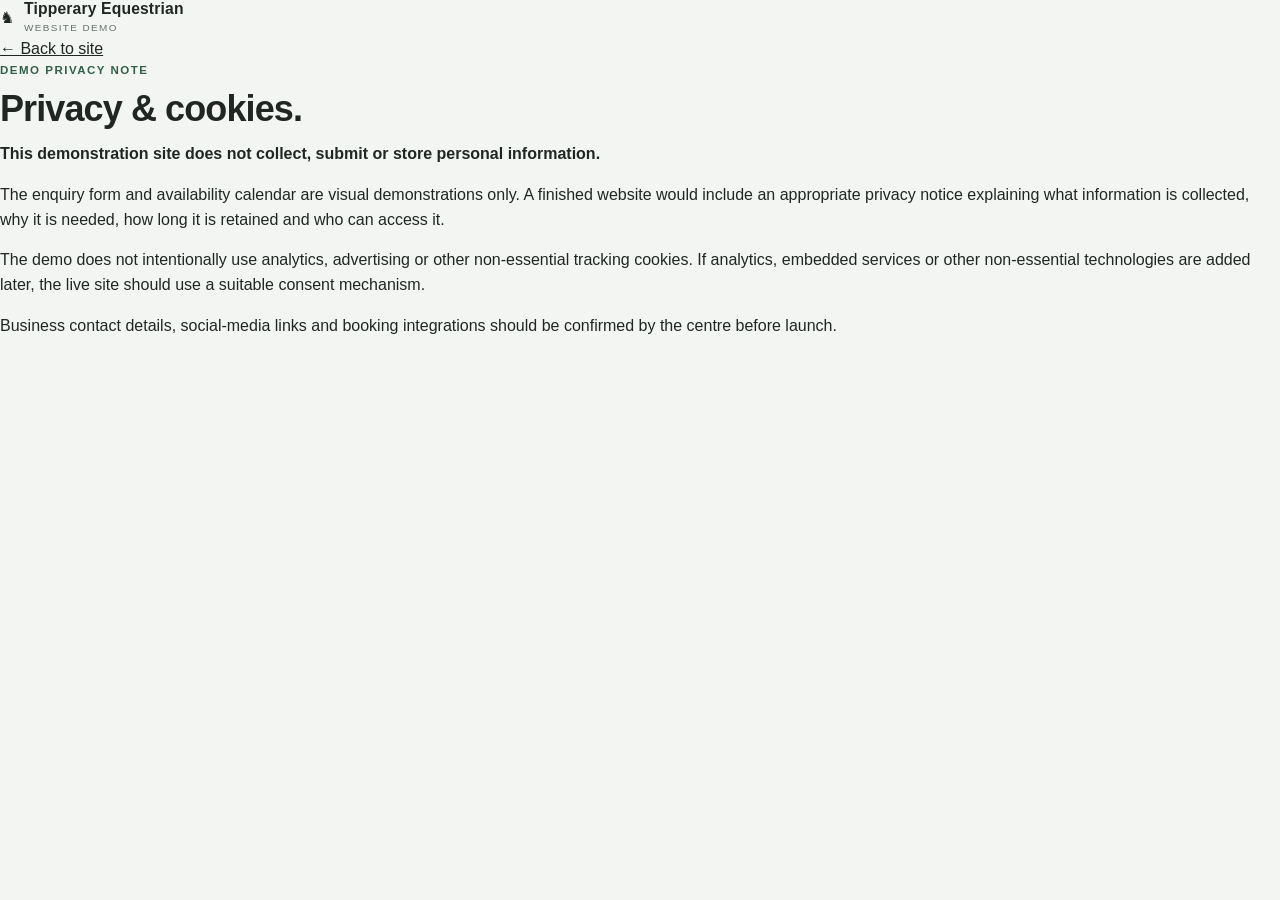
<file: privacy.html>
<!doctype html>
<html lang="en"><head><meta charset="utf-8"><meta name="viewport" content="width=device-width,initial-scale=1"><meta name="robots" content="noindex,nofollow"><title>Privacy & cookies — Tipperary Equestrian Centre demo</title><link rel="stylesheet" href="styles.css"></head>
<body class="proposal-page"><header class="proposal-header"><a class="brand" href="index.html"><span class="horse-mark">♞</span><span class="brand-copy"><strong>Tipperary Equestrian</strong><small>WEBSITE DEMO</small></span></a><a class="pill outline-dark" href="index.html">← Back to site</a></header><main class="proposal-main"><section class="proposal-hero"><p class="kicker">Demo privacy note</p><h1>Privacy & cookies.</h1><div class="note-card"><p><strong>This demonstration site does not collect, submit or store personal information.</strong></p><p>The enquiry form and availability calendar are visual demonstrations only. A finished website would include an appropriate privacy notice explaining what information is collected, why it is needed, how long it is retained and who can access it.</p><p>The demo does not intentionally use analytics, advertising or other non-essential tracking cookies. If analytics, embedded services or other non-essential technologies are added later, the live site should use a suitable consent mechanism.</p><p>Business contact details, social-media links and booking integrations should be confirmed by the centre before launch.</p></div></section></main></body></html>
</file>
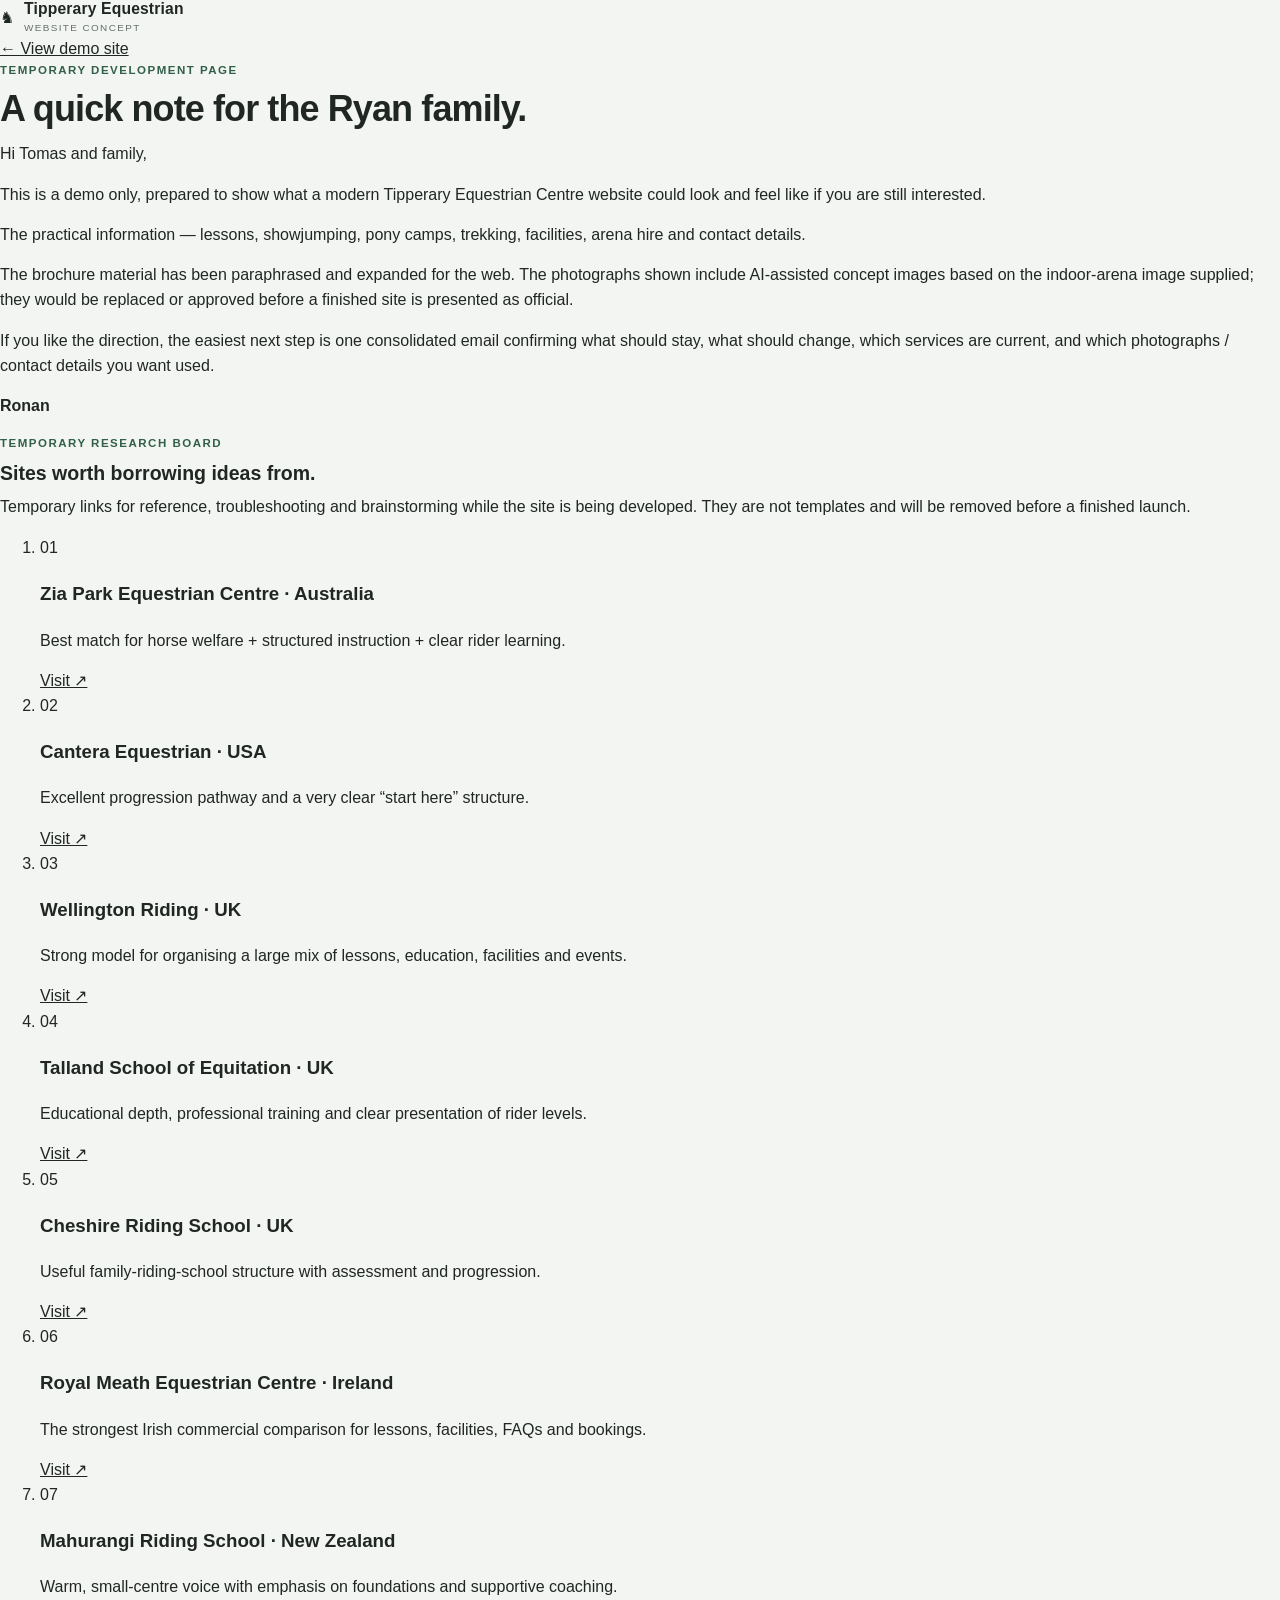
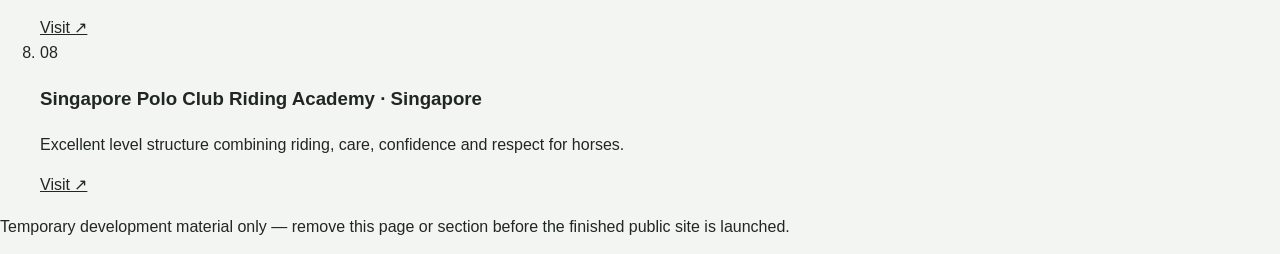
<file: proposal.html>
<!DOCTYPE html>

<html lang="en">
<head>
<meta charset="utf-8"/>
<meta content="width=device-width,initial-scale=1" name="viewport"/>
<meta content="noindex,nofollow" name="robots"/>
<title>Demo note — Tipperary Equestrian Centre</title>
<link href="styles.css" rel="stylesheet"/>
</head>
<body class="proposal-page">
<header class="proposal-header">
<a class="brand" href="index.html"><span class="horse-mark">♞</span><span class="brand-copy"><strong>Tipperary Equestrian</strong><small>WEBSITE CONCEPT</small></span></a>
<a class="pill outline-dark" href="index.html">← View demo site</a>
</header>
<main class="proposal-main">
<section class="proposal-hero">
<p class="kicker">Temporary development page</p>
<h1>A quick note for the Ryan family.</h1>
<div class="note-card"><p>Hi Tomas and family,</p><p>This is a demo only, prepared to show what a modern Tipperary Equestrian Centre website could look and feel like if you are still interested.</p><p>The practical information — lessons, showjumping, pony camps, trekking, facilities, arena hire and contact details.</p><p>The brochure material has been paraphrased and expanded for the web. The photographs shown include AI-assisted concept images based on the indoor-arena image supplied; they would be replaced or approved before a finished site is presented as official.</p><p>If you like the direction, the easiest next step is one consolidated email confirming what should stay, what should change, which services are current, and which photographs / contact details you want used.</p><p><strong>Ronan</strong></p></div>
</section>

<section class="inspiration-section">
<div class="section-head"><div><p class="kicker">Temporary research board</p><h2>Sites worth borrowing ideas from.</h2></div><p>Temporary links for reference, troubleshooting and brainstorming while the site is being developed. They are not templates and will be removed before a finished launch.</p></div>
<ol class="reference-list">
<li><span>01</span><div><h3>Zia Park Equestrian Centre · Australia</h3><p>Best match for horse welfare + structured instruction + clear rider learning.</p></div><a href="https://www.ziapark.com.au/horse-riding-school" rel="noopener" target="_blank">Visit ↗</a></li>
<li><span>02</span><div><h3>Cantera Equestrian · USA</h3><p>Excellent progression pathway and a very clear “start here” structure.</p></div><a href="https://www.canteraequestrian.com/riding-lessons" rel="noopener" target="_blank">Visit ↗</a></li>
<li><span>03</span><div><h3>Wellington Riding · UK</h3><p>Strong model for organising a large mix of lessons, education, facilities and events.</p></div><a href="https://wellingtonriding.co.uk/" rel="noopener" target="_blank">Visit ↗</a></li>
<li><span>04</span><div><h3>Talland School of Equitation · UK</h3><p>Educational depth, professional training and clear presentation of rider levels.</p></div><a href="https://www.talland.net/" rel="noopener" target="_blank">Visit ↗</a></li>
<li><span>05</span><div><h3>Cheshire Riding School · UK</h3><p>Useful family-riding-school structure with assessment and progression.</p></div><a href="https://cheshireridingschool.co.uk/" rel="noopener" target="_blank">Visit ↗</a></li>
<li><span>06</span><div><h3>Royal Meath Equestrian Centre · Ireland</h3><p>The strongest Irish commercial comparison for lessons, facilities, FAQs and bookings.</p></div><a href="https://rmec.ie/" rel="noopener" target="_blank">Visit ↗</a></li>
<li><span>07</span><div><h3>Mahurangi Riding School · New Zealand</h3><p>Warm, small-centre voice with emphasis on foundations and supportive coaching.</p></div><a href="https://www.mahurangiridingschool.co.nz/" rel="noopener" target="_blank">Visit ↗</a></li>
<li><span>08</span><div><h3>Singapore Polo Club Riding Academy · Singapore</h3><p>Excellent level structure combining riding, care, confidence and respect for horses.</p></div><a href="https://www.singaporepoloclub.org/riding/" rel="noopener" target="_blank">Visit ↗</a></li>
</ol>
<p class="smallprint">Temporary development material only — remove this page or section before the finished public site is launched.</p>
</section>
</main>
</body>
</html>
</file>
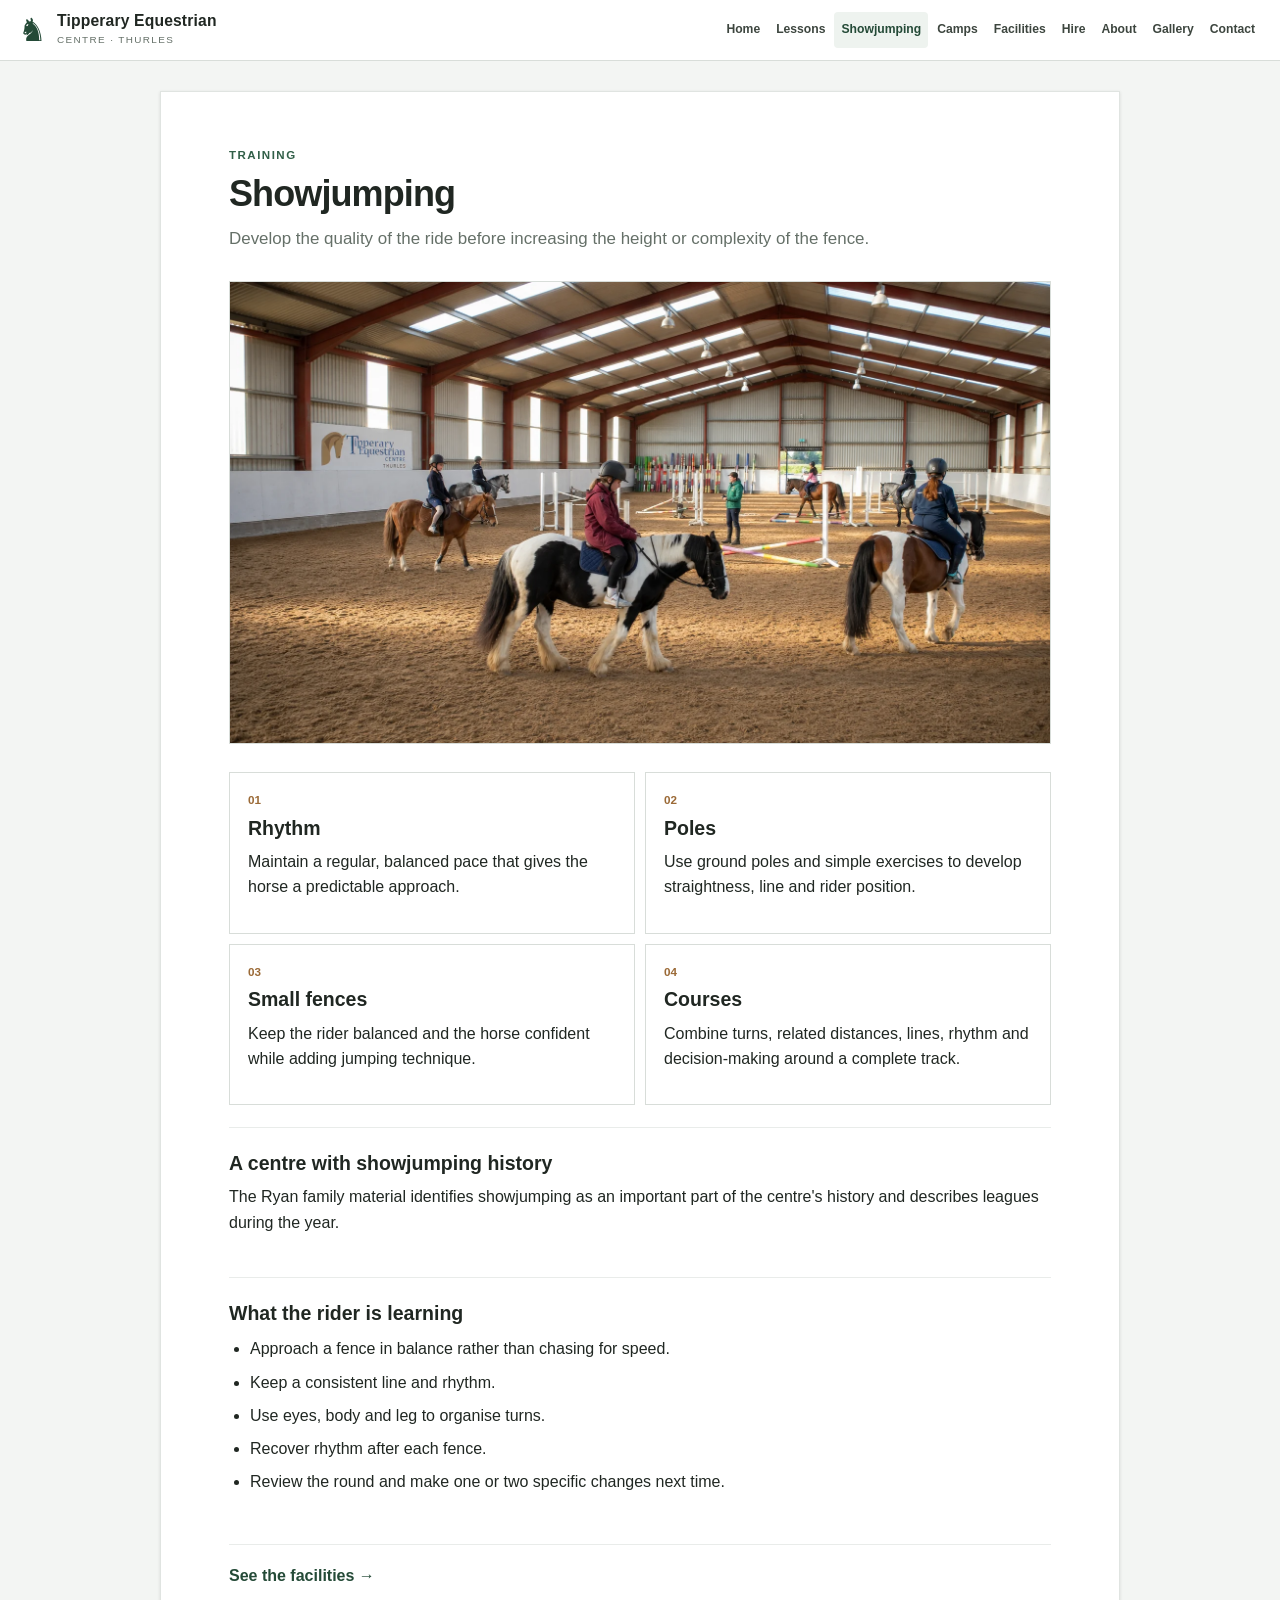
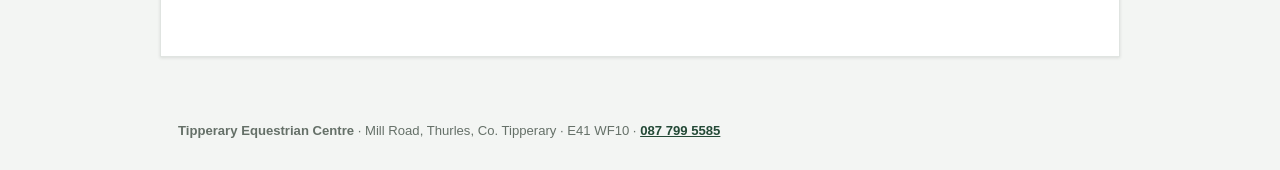
<file: showjumping.html>
<!doctype html><html lang="en"><head><meta charset="utf-8"><meta name="viewport" content="width=device-width,initial-scale=1"><title>Showjumping | Tipperary Equestrian Centre</title><link rel="stylesheet" href="styles.css?v=8"><script defer src="app.js?v=8"></script></head><body><header class="topbar"><a class="brand" href="index.html"><span class="mark">♞</span><span><strong>Tipperary Equestrian</strong><small>CENTRE · THURLES</small></span></a><button class="menu-button" type="button" aria-expanded="false" aria-controls="main-nav">Menu</button><nav class="topnav" id="main-nav"><a href="index.html">Home</a><a href="lessons.html">Lessons</a><a class="active" href="showjumping.html">Showjumping</a><a href="camps.html">Camps</a><a href="facilities.html">Facilities</a><a href="arena.html">Hire</a><a href="about.html">About</a><a href="gallery.html">Gallery</a><a href="tel:+353877995585">Contact</a></nav></header><main class="page-stage"><article class="paper"><p class="kicker">TRAINING</p><h1>Showjumping</h1><p class="intro">Develop the quality of the ride before increasing the height or complexity of the fence.</p><figure class="wide-photo"><img src="assets/arena-lesson.webp" alt="Riders receiving instruction in the indoor arena"></figure><div class="step-grid"><article><b>01</b><h2>Rhythm</h2><p>Maintain a regular, balanced pace that gives the horse a predictable approach.</p></article><article><b>02</b><h2>Poles</h2><p>Use ground poles and simple exercises to develop straightness, line and rider position.</p></article><article><b>03</b><h2>Small fences</h2><p>Keep the rider balanced and the horse confident while adding jumping technique.</p></article><article><b>04</b><h2>Courses</h2><p>Combine turns, related distances, lines, rhythm and decision-making around a complete track.</p></article></div><section class="answer-section"><h2>A centre with showjumping history</h2><p>The Ryan family material identifies showjumping as an important part of the centre's history and describes leagues during the year.</p></section><section class="answer-section"><h2>What the rider is learning</h2><ul class="clean-list"><li>Approach a fence in balance rather than chasing for speed.</li><li>Keep a consistent line and rhythm.</li><li>Use eyes, body and leg to organise turns.</li><li>Recover rhythm after each fence.</li><li>Review the round and make one or two specific changes next time.</li></ul></section><div class="next-links"><a href="facilities.html">See the facilities →</a></div></article></main><footer class="footer"><div><strong>Tipperary Equestrian Centre</strong> · Mill Road, Thurles, Co. Tipperary · E41 WF10 · <a href="tel:+353877995585">087 799 5585</a></div></footer></body></html>
</file>
<file: styles.css>
*{box-sizing:border-box}
:root{--ink:#202722;--muted:#657068;--line:#d8ddd9;--paper:#fff;--page:#f3f5f3;--soft:#f8faf8;--green:#244a37;--green2:#315f48;--warm:#9b6a37}
html{scroll-behavior:auto}
body{margin:0;background:var(--page);color:var(--ink);font-family:Arial,Helvetica,sans-serif;line-height:1.58}
a{color:inherit}.topbar{background:#fff;border-bottom:1px solid var(--line);display:flex;align-items:center;gap:18px;padding:12px 18px;position:sticky;top:0;z-index:1000}.brand{display:flex;align-items:center;gap:10px;text-decoration:none;flex:0 0 auto}.brand .mark{font-size:2rem;line-height:1;color:var(--green)}.brand strong{display:block;font-size:.98rem;line-height:1.1;letter-spacing:.01em}.brand small{display:block;margin-top:3px;color:var(--muted);font-size:.62rem;letter-spacing:.14em}.topnav{display:flex;flex-wrap:wrap;justify-content:flex-end;align-items:center;gap:2px;flex:1}.topnav a{padding:8px 7px;border-radius:4px;text-decoration:none;font-size:.76rem;font-weight:700;color:#3d463f}.topnav a:hover,.topnav a.active{background:#eef3ef;color:var(--green)}.menu-button{display:none;border:1px solid var(--line);background:#fff;border-radius:4px;padding:7px 10px;font-weight:700;color:var(--green)}
.page-stage{padding:30px 18px 64px}.paper{width:min(960px,100%);margin:0 auto;background:var(--paper);border:1px solid #e0e4e1;box-shadow:0 1px 3px rgba(32,39,34,.12);padding:54px 68px 68px;min-height:720px}.kicker{margin:0 0 9px;color:var(--green2);text-transform:uppercase;letter-spacing:.13em;font-size:.72rem;font-weight:800}h1{font-size:2.25rem;line-height:1.14;margin:0 0 12px;font-weight:650;letter-spacing:-.025em}h2{font-size:1.22rem;line-height:1.3;margin:0 0 8px;font-weight:650}p{margin:0 0 15px}.intro{font-size:1.06rem;color:var(--muted);max-width:760px;margin-bottom:28px}
.hero-photo,.wide-photo{margin:0 0 28px;border:1px solid var(--line);background:var(--soft);overflow:hidden}.hero-photo img,.wide-photo img{display:block;width:100%;height:auto;max-height:470px;object-fit:cover}.home-grid,.feature-grid,.event-types{display:grid;grid-template-columns:repeat(3,1fr);gap:12px;margin:22px 0 10px}.feature-grid,.event-types{grid-template-columns:repeat(2,1fr)}.card,.feature-grid article,.event-types article{border:1px solid var(--line);padding:20px;background:#fff}.eyebrow{display:block;color:var(--green2);font-size:.68rem;font-weight:800;text-transform:uppercase;letter-spacing:.12em;margin-bottom:8px}.text-link,.next-links a{color:var(--green);font-weight:750;text-decoration:none}.text-link:hover,.next-links a:hover{text-decoration:underline}
.answer-section{border-top:1px solid #e9ecea;padding:23px 0 5px;margin-top:22px}.answer-section:first-of-type{margin-top:6px}.muted{color:var(--muted);font-size:.9rem}.chips{display:flex;flex-wrap:wrap;gap:7px;margin:12px 0 15px}.chips a{border:1px solid var(--line);background:var(--soft);padding:7px 9px;border-radius:4px;text-decoration:none;font-size:.86rem;font-weight:700}.two-col{display:grid;grid-template-columns:1.4fr .8fr;gap:30px;align-items:start}.contact-box,.contact-card{border:1px solid var(--line);background:var(--soft);padding:18px}.contact-box small,.contact-card small{display:block;color:var(--green2);font-size:.68rem;font-weight:800;letter-spacing:.12em;margin-bottom:7px}.contact-box strong,.contact-box span{display:block}.contact-box a{display:inline-block;margin-top:10px;color:var(--green);font-weight:800;text-decoration:none}
.step-grid,.lesson-grid,.facility-grid,.question-grid{display:grid;grid-template-columns:repeat(2,1fr);gap:10px;margin:22px 0}.step-grid article,.lesson-grid article,.facility-grid article,.question-grid article{border:1px solid var(--line);padding:18px;background:#fff}.step-grid b{display:block;color:var(--warm);font-size:.73rem;margin-bottom:6px}.lesson-grid article>span,.facility-grid article>span{display:block;color:var(--green2);font-size:.71rem;font-weight:800;letter-spacing:.08em;text-transform:uppercase;margin-bottom:7px}.quote-card{border-left:4px solid var(--green);background:#f3f7f4;padding:22px 24px;margin:24px 0}.quote-card p{font-size:1.5rem;font-weight:750;margin:0 0 4px}.quote-card span{color:var(--muted);font-size:.9rem}.clean-list{padding-left:21px;margin-top:10px}.clean-list li{margin:0 0 8px}.three-points{display:grid;grid-template-columns:repeat(3,1fr);gap:9px}.three-points div{border:1px solid var(--line);padding:14px}.three-points strong,.three-points span{display:block}.three-points span{color:var(--muted);font-size:.9rem;margin-top:4px}.next-links{display:flex;flex-wrap:wrap;gap:18px;margin-top:28px;padding-top:18px;border-top:1px solid #e9ecea}.story{margin-top:18px}.side-photo{margin:0}.side-photo img{display:block;width:100%;border:1px solid var(--line)}
.gallery-grid{display:grid;grid-template-columns:repeat(2,1fr);gap:12px}.gallery-grid figure{margin:0;border:1px solid var(--line);background:#fff}.gallery-grid img{display:block;width:100%;aspect-ratio:4/3;object-fit:cover}.gallery-grid figcaption{padding:8px 10px;color:var(--muted);font-size:.84rem}.contact-grid{display:grid;grid-template-columns:1fr 1fr;gap:12px;margin-top:20px}.big-contact{display:block;font-size:1.2rem;font-weight:800;color:var(--green);text-decoration:none;margin-bottom:6px}.footer{width:min(960px,100%);margin:0 auto;padding:0 18px 28px;color:var(--muted);font-size:.82rem}.footer a{color:var(--green);font-weight:700}.footer-note{margin-top:5px;font-size:.75rem}
@media(max-width:1000px){.topbar{align-items:flex-start;flex-wrap:wrap}.brand{margin-right:auto}.menu-button{display:block}.topnav{display:none;flex:0 0 100%;justify-content:flex-start;border-top:1px solid var(--line);padding-top:8px}.topnav.open{display:grid;grid-template-columns:repeat(3,1fr)}.topnav a{padding:9px 8px}.paper{padding:44px 38px 56px}}
@media(max-width:680px){.page-stage{padding:0}.paper{border:0;box-shadow:none;padding:28px 20px 44px;min-height:0}h1{font-size:1.8rem}.topnav.open{grid-template-columns:repeat(2,1fr)}.home-grid,.feature-grid,.event-types,.step-grid,.lesson-grid,.facility-grid,.question-grid,.two-col,.three-points,.gallery-grid,.contact-grid{grid-template-columns:1fr}.hero-photo img,.wide-photo img{max-height:none}.footer{padding:22px 20px}}
</file>
